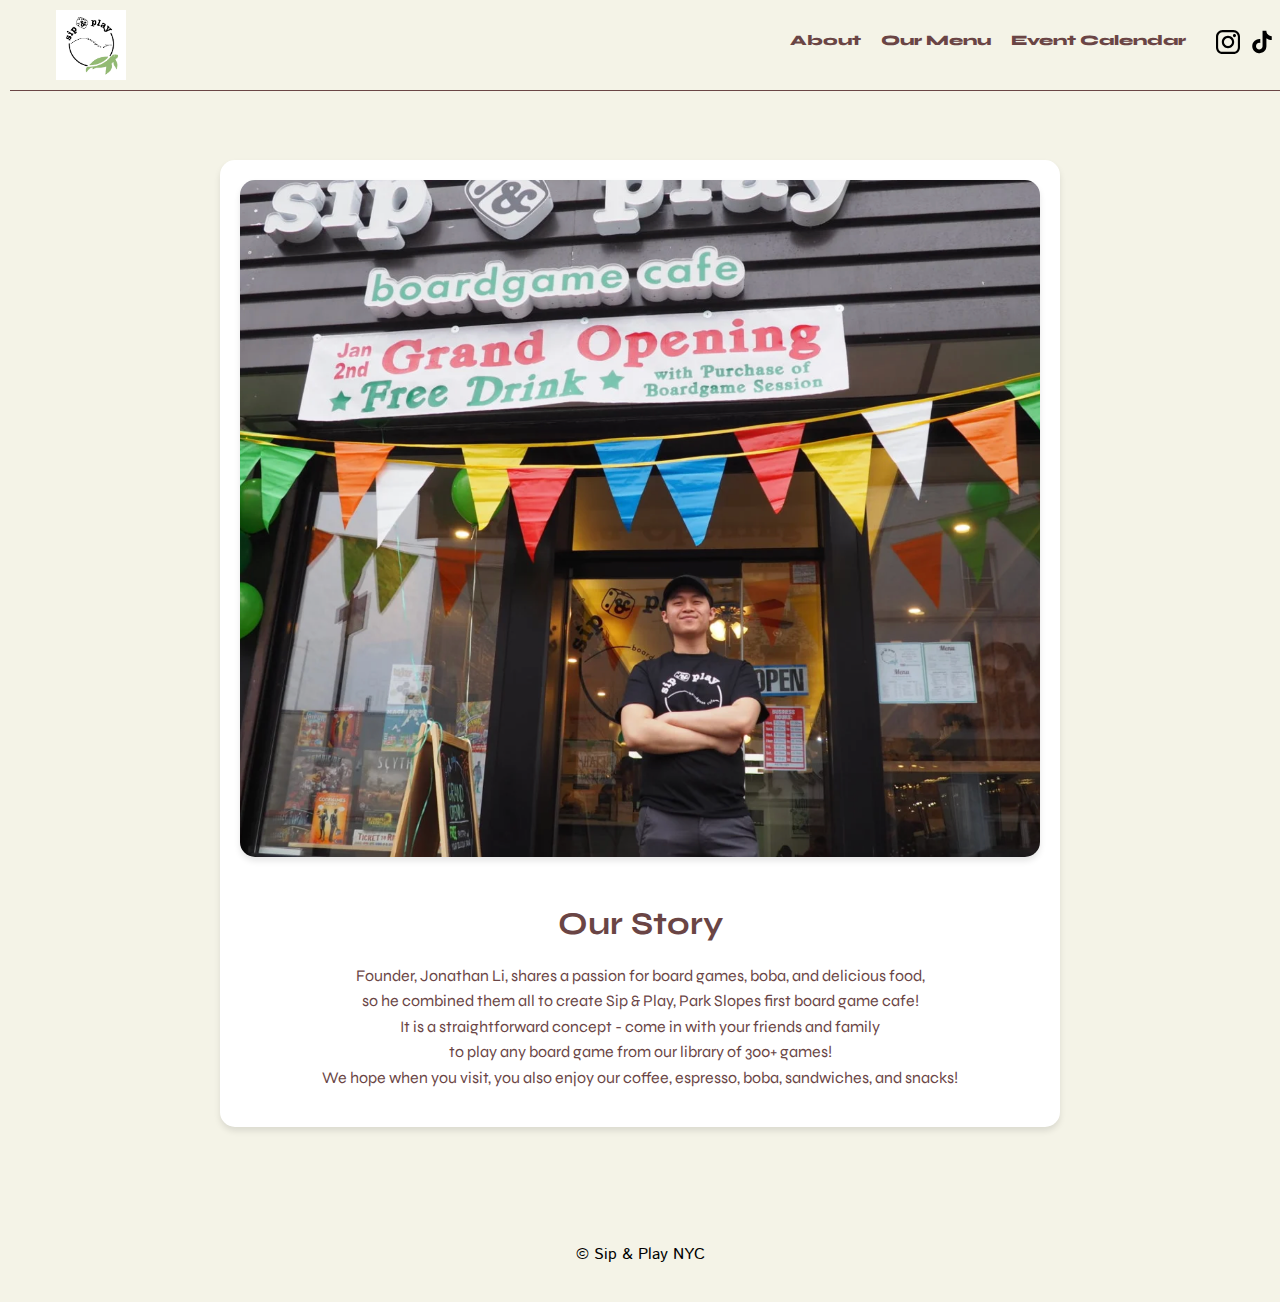
<file: about.html>
<!DOCTYPE html>
<html lang="en">
<head>
    <meta charset="UTF-8">
    <meta name="viewport" content="width=device-width, initial-scale=1.0">
    <title>About Us</title>
    <link rel="stylesheet" href="about.css">
    <link rel="stylesheet" href="app.css">
</head>
<body>
    <!-- nav bar --> 
    <div class="navbar">
        <div class="navbar-logo">
            <a href="index.html">
                <img src="assets/navlogo.png" alt="Logo" class="navbar-logo">
            </a>
        </div>
        <div class="navbar-links">
            <a href="about.html">About</a>
            <a href="menu.html">Our Menu</a>
            <a href="index.html">Event Calendar</a>
            <div class="navbar-icons">
                <a href="https://www.instagram.com/sipnplaynyc/?hl=en" target="_blank"><img src="assets/insta.svg" alt="Instagram"></a>
                <a href="https://www.tiktok.com/@sipnplaynycofficial" target="_blank"><img src="assets/tiktok.svg" alt="Tiktok"></a>
            </div>
        </div>
    </div>
    </div>
    <!-- about section, import image --> 
    <div class="about-container">
        <div class="image-area">
            <img src="assets/about.png" alt="About Us Image" class="about-image">
        </div>
        <div class="text-area">
            <h2>Our Story</h2>
            <p>Founder, Jonathan Li, shares a passion for board games, boba, and delicious food,<br>so he combined them all to create Sip & Play, Park Slopes first board game cafe!<br> It is a straightforward concept - come in with your friends and family<br>
            to play any board game from our library of 300+ games!<br>
            We hope when you visit, you also enjoy our coffee, espresso, boba, sandwiches, and snacks!</p>
        </div>
    </div>
    <!-- footer calender --> 
    <footer>
        <p>&copy; Sip & Play NYC</p>
    </footer>
    <script src="app.js"></script> 
</body>
</html>
</file>
<file: about.css>
@import url('https://fonts.googleapis.com/css2?family=Syne:wght@400;500;700&family=Istok+Web:wght@400;700&display=swap');

body {
    font-family: 'Istok Web', sans-serif;
    background-color: #F4F3E7;
    margin: 0;
    padding-top: 80px; /* to make space for the fixed navbar */
}

.about-container {
    display: flex;
    flex-direction: column;
    align-items: center;
    padding: 20px;
    margin: 80px auto;
    max-width: 800px;
    background-color: #FFFFFF;
    border-radius: 15px;
    box-shadow: 0 4px 6px rgba(0, 0, 0, 0.1);
}
/* image formatting */
.image-area {
    width: 100%;
    display: flex;
    justify-content: center;
    margin-bottom: 20px;
}

.about-image {
    max-width: 100%;
    height: auto;
    border-radius: 15px;
    box-shadow: 0 4px 6px rgba(0, 0, 0, 0.1);
}

.text-area {
    text-align: center;
    font-family: 'Syne', sans-serif;
    color: #6a4545;
}

.text-area h2 {
    font-size: 2rem;
    margin-bottom: 20px;
}

.text-area p {
    font-size: 1rem;
    line-height: 1.6;
}
footer {
    text-align: center;
    padding: 20px;
    background-color: #F4F3E7;
}
</file>
<file: app.css>
/* NAV */
@import url('https://fonts.googleapis.com/css2?family=Syne:wght@400;500;800&display=swap');
@import url('https://fonts.googleapis.com/css2?family=Istok+Web&display=swap');

.navbar {
  margin: 0 10px;
  display: flex;
  justify-content: space-between;
  align-items: center;
  background-color: #F4F3E7;
  padding: 10px 20px;
  position: fixed;
  width: 100%;
  top: 0;
  z-index: 1000;
  border-bottom: 1px solid #6a4545;
  font-weight: 800;
  transition: top 0.3s; /* transition */
}

.navbar-links {
  font-family: 'Syne', system-ui, Avenir, Helvetica, Arial, sans-serif;
  line-height: 1.5;
  font-weight: 400;
  margin: 0 10px;
  font-size: 0.9rem; 
  padding: 8px 16px; 
  display: flex;
  gap: 20px;
  text-decoration: none;
  color: #6a4545;
}

.navbar-icons {
  margin: 0 10px;
  display: flex;
  gap: 10px;
}

.navbar-links a, .navbar-icons a {
  text-decoration: none;
  color: #6a4545;
  font-weight: 800;
}
.navbar-links a:hover {
  color: #A0B583; 
}
.navbar-logo {
  height: 70px;
  margin-left: 13px;
}

.navbar-icons img {
  height: 24px;
  width: 24px;
}
</file>
